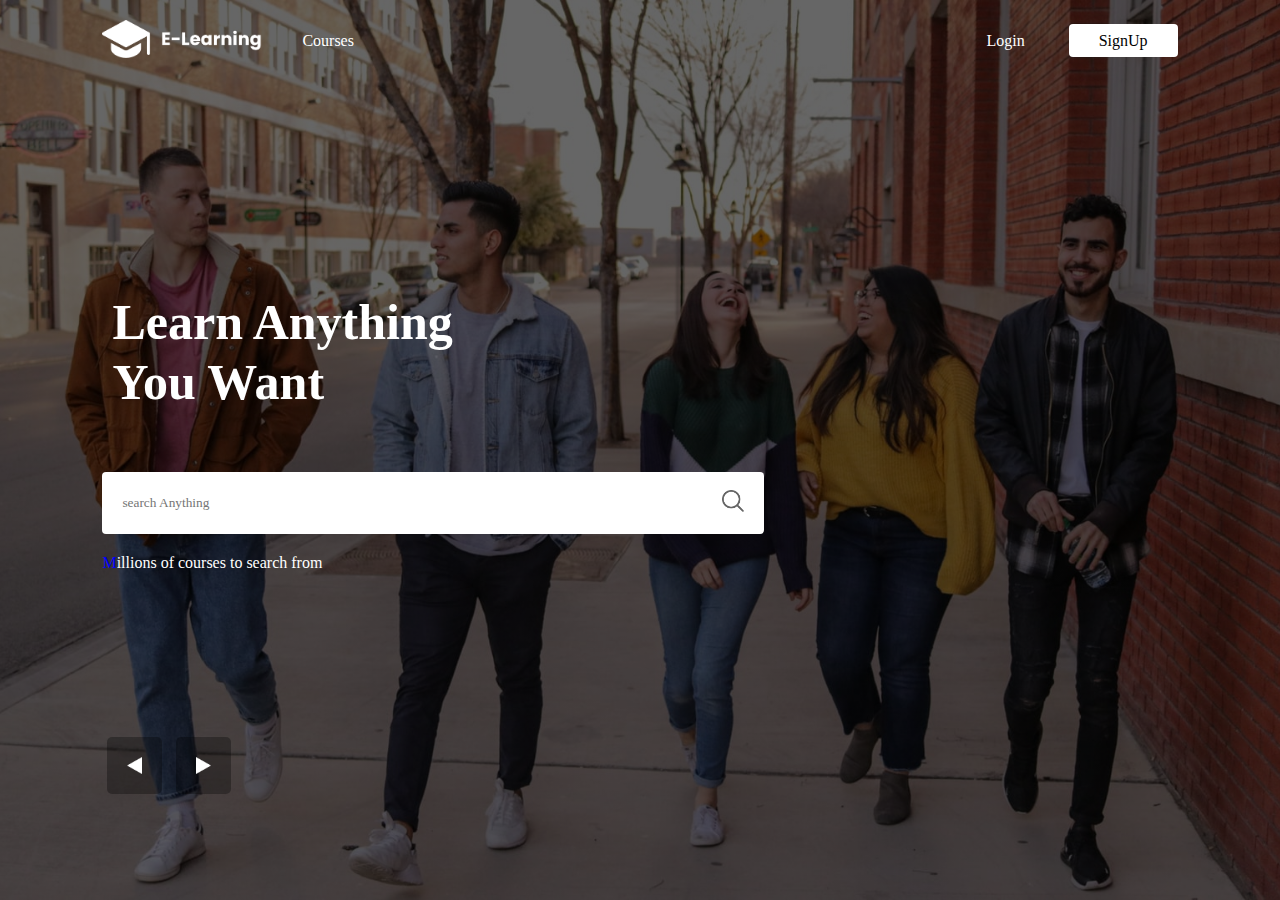
<file: html&css mini project 5/index.html>
<!DOCTYPE html>
<html lang="en">
    <head>
        <meta charset="UFT-8" name="viewport" content="width=device-width,initial-scale=1.0">
        <link rel="stylesheet" href="style.css">
        <title>E-commerce</title>
    </head>
    <body>
        <div class="container">
            <nav>
                <div class="logo">
                    <img src="images/logo.png">
                </div>
                <div class="nav-links">
                    <a href>Courses</a>
                
                <div>
                    <a href>Login</a>
                    <a href class="btn">SignUp</a>
                </div>
                </div>
            </nav>
            <div class="content-box">
                <h1>Learn Anything<br> You Want</h1>
                <div class="search-box">
                    <input type="text" placeholder="search Anything">
                    <button type="submit"><img src="images/search.png"></button>
                </div>
                <p>Millions of courses to search from</p>
                <div class="arrows">
                    <img src="images/previous.png">
                    <img src="images/next.png">
                </div>
            </div>
           




        </div>
    </body>
</html>
</file>
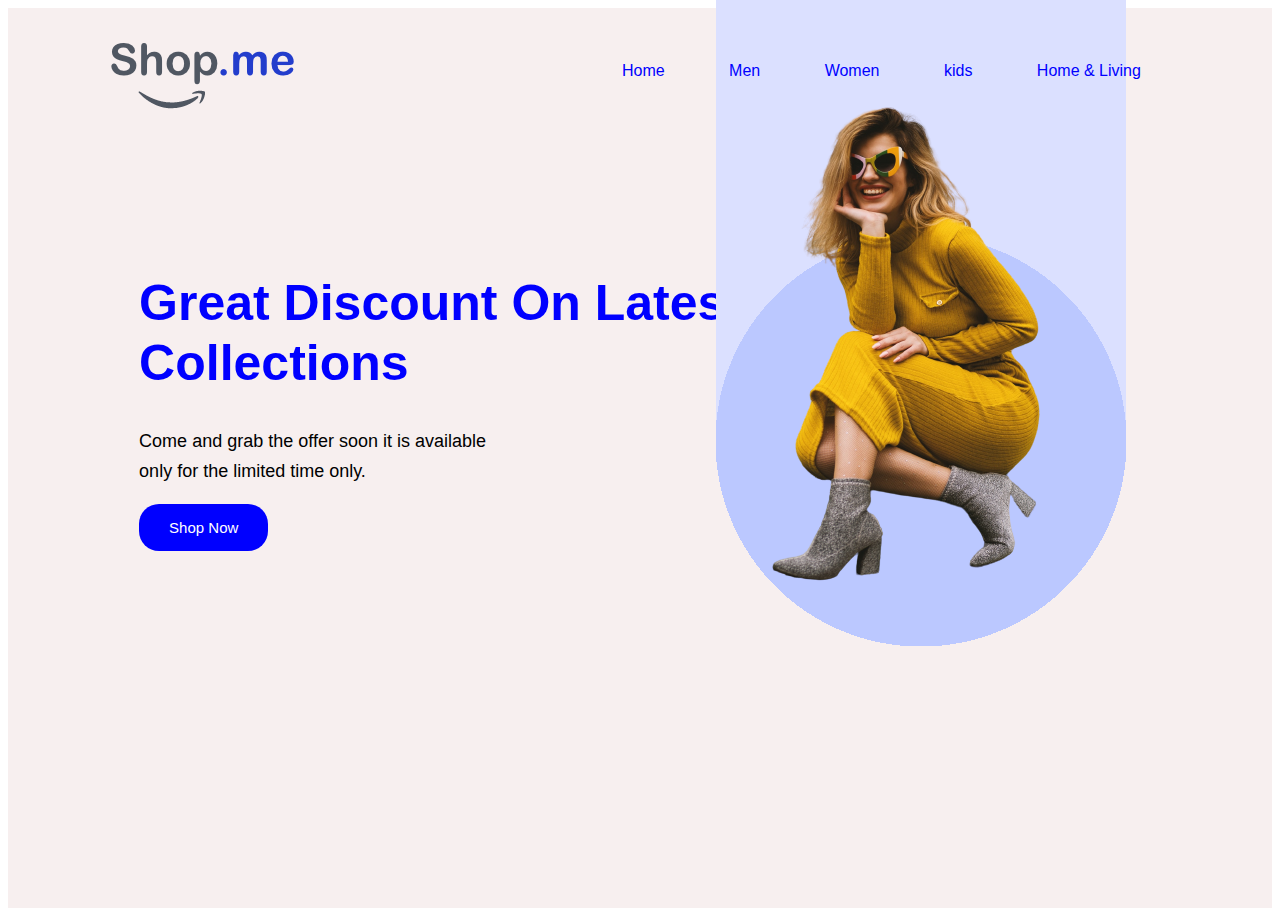
<file: mini project 13 header section/index.html>
<!DOCTYPE html>
<html lang="en">
    <head>
        <title>Header Section</title>
        <meta charset="UTF-8" name="viewport" content="width=device-widht,initial-scale=1.0">
        <link rel="stylesheet" href="style.css">
    </head>
    <body>
        <div class="header">
            <nav>
                <img src="images/logo.png" class="logo">
                <ul>
                    <li>Home</li>
                    <li>Men</li>
                    <li>Women</li>
                    <li>kids</li>
                    <li>Home & Living</li>
                </ul> 
            </nav>
            <div class="content">
                <h1>Great Discount On Latest<br> Collections</h1>
                <p>Come and grab the offer soon it is available<br> only for the limited time only.</p>
                <button>Shop Now</button>
            </div>
            <div class="user-box">
                <img src="images/user.png">
            </div>

        </div>
    </body>
</html>
</file>
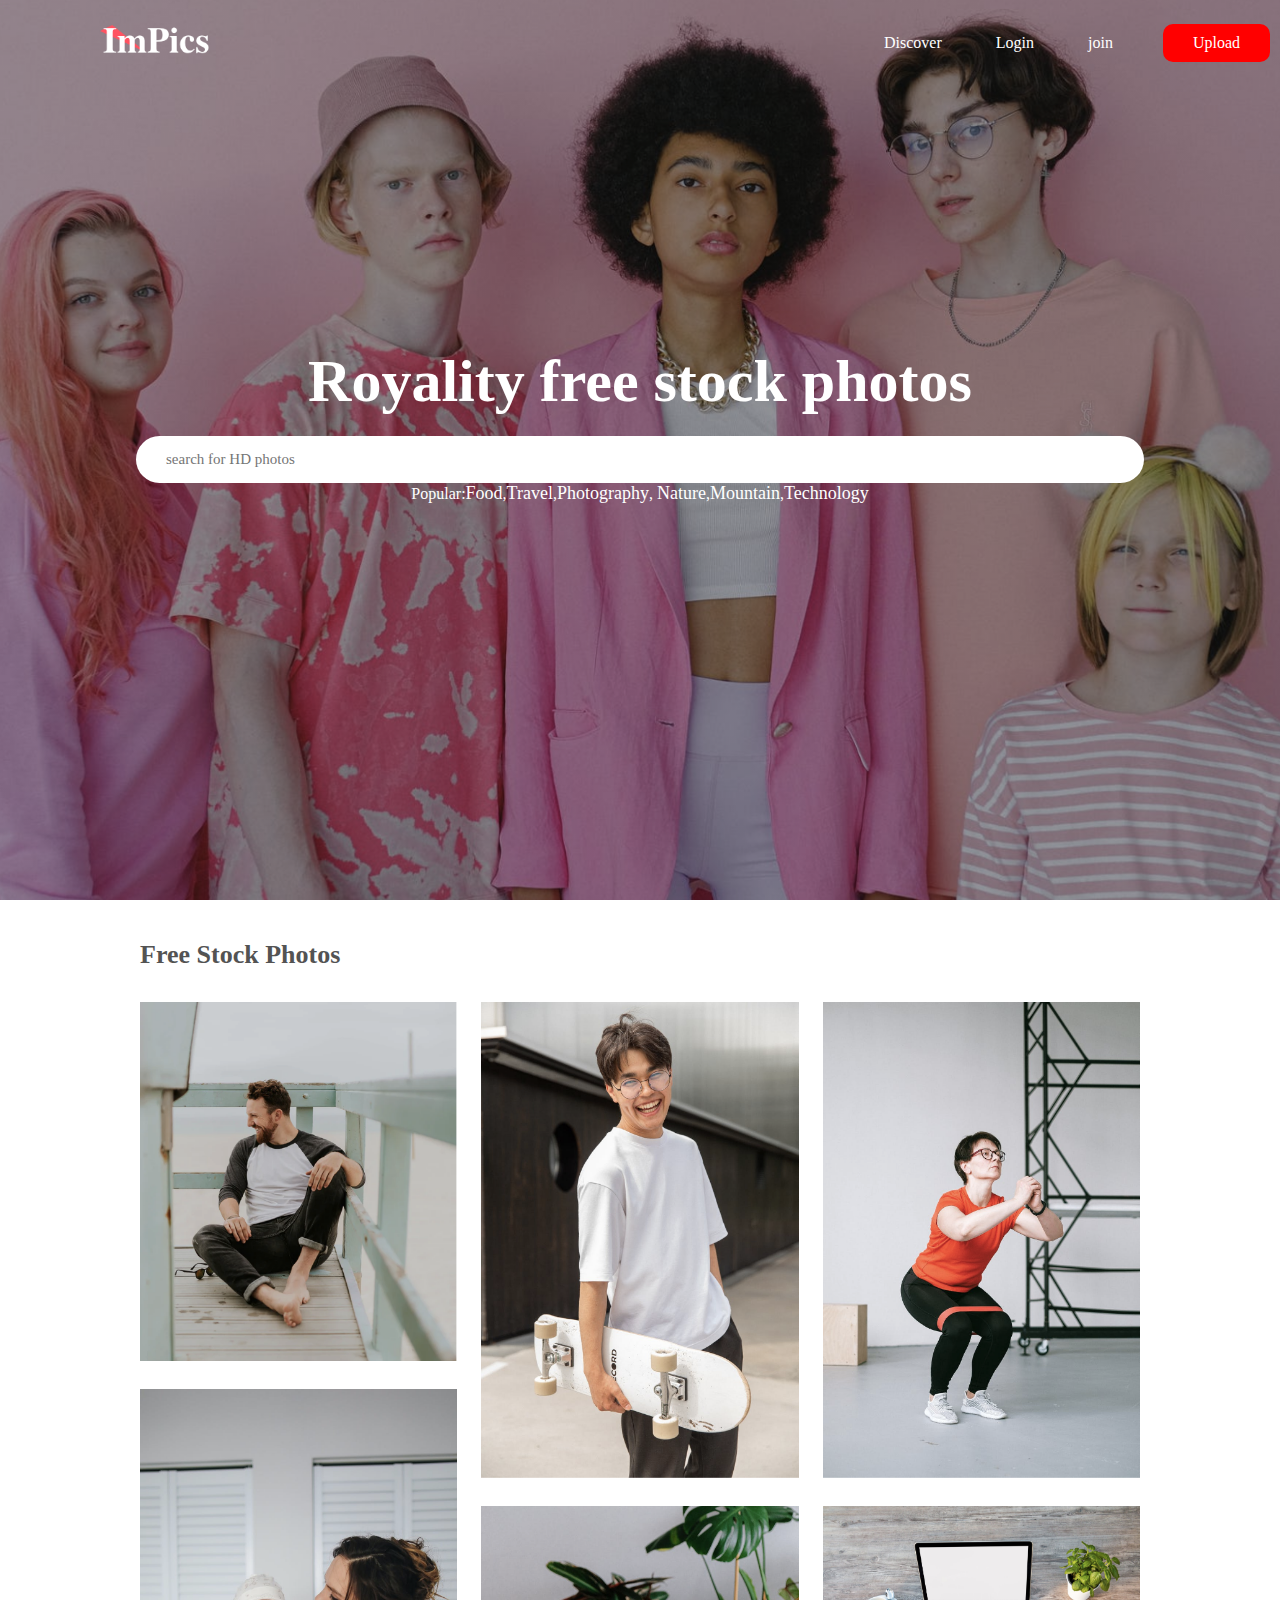
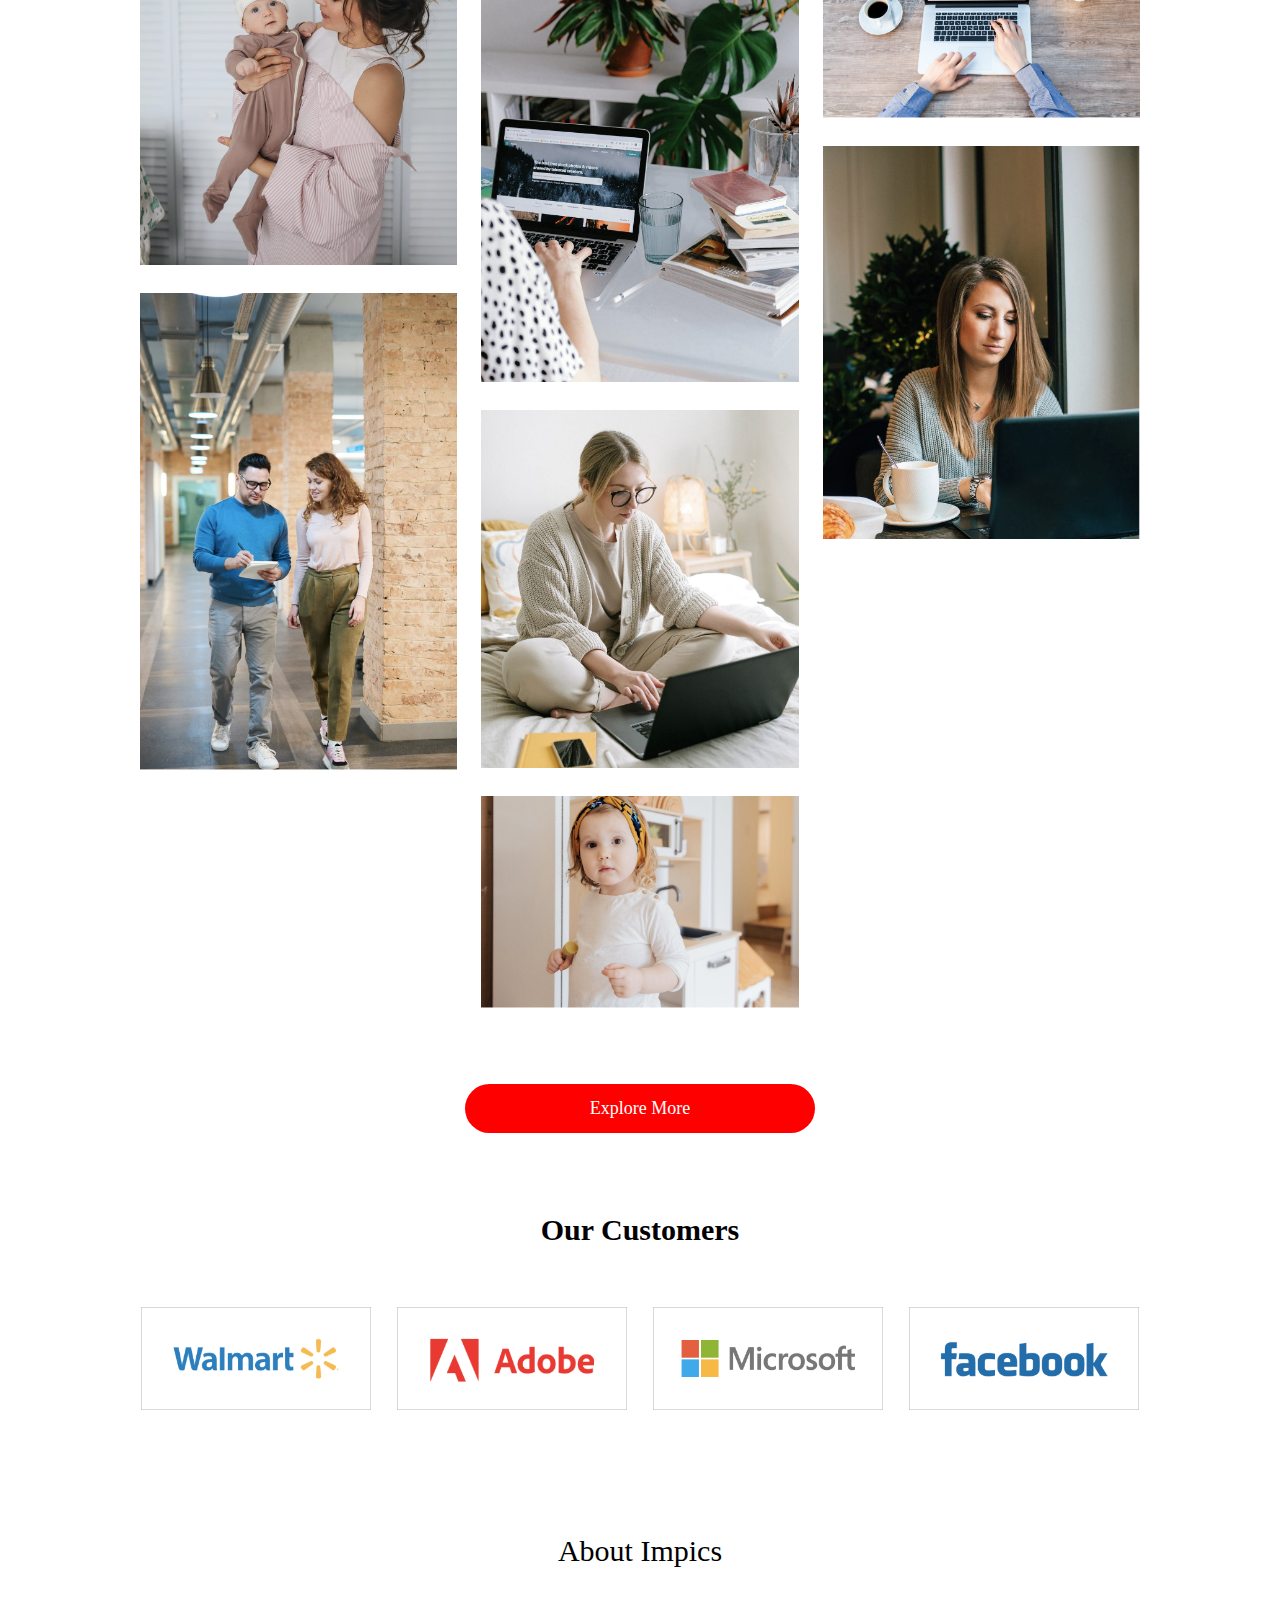
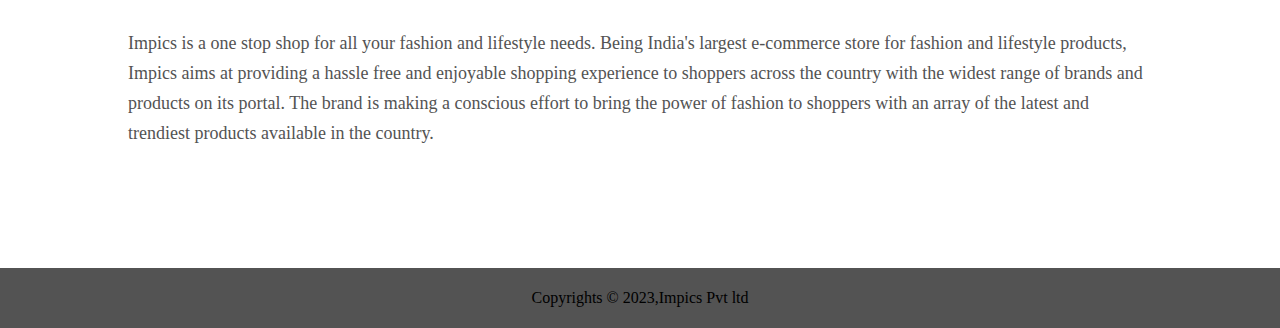
<file: html&css min project 6/content page.html>
<!DOCTYPE html>
<html lang="en">
    <head>
        <title>
            picture site
        </title>
        <meta charset="UTF-8" name="viewport" content="width=device-width,initial-scale=1.0">
        <link rel="stylesheet" href="design.css">
    </head>
    <body>
        <div class="container">
            <nav>
                <div class="logo">
                    <img src="photos/logo.png" alt="images">
                </div>
                <ul>
                    <li><a href>Discover</a></li>
                    <li><a href>Login</a></li>
                    <li><a href>join</a></li>
                </ul>
                <a href class="upload-btn">Upload</a>
            </nav>
            <div class="content">
                <h1>Royality free stock photos</h1>
                <input type="text" placeholder="search for HD photos">
                <p>
                    Popular:<a href>Food</a>,<a href>Travel</a>,<a href>Photography</a>,
                    <a href>Nature</a>,<a href>Mountain</a>,<a href>Technology</a>
                </p>
            </div> 

        </div>
        <div class="gallery">
            <h2>Free Stock Photos</h2>

            <div class="masonary">
            
                    <div class="m-block"><img src="photos/pic1.png"></div>
                    <div class="m-block"><img src="photos/pic2.png"></div>
                    <div class="m-block"><img src="photos/pic3.png"></div>
                    <div class="m-block"><img src="photos/pic4.png"></div>
                    <div class="m-block"><img src="photos/pic5.png"></div>
                    <div class="m-block"><img src="photos/pic6.png"></div>
                    <div class="m-block"><img src="photos/pic7.png"></div>
                    <div class="m-block"><img src="photos/pic8.png"></div>
                    <div class="m-block"><img src="photos/pic9.png"></div>
                    <div class="m-block"><img src="photos/pic10.png"></div>

                    
             </div>
             <a href class="explore-btn">Explore More</a>
        </div>
        <div class="customers">
            <h2>Our Customers</h2>
            <div class="customer-row">
                <div class="customer-column">
                    <img src="photos/walmart.png">
                </div>
                <div class="customer-column">
                    <img src="photos/adobe.png">
                </div>
                <div class="customer-column">
                    <img src="photos/microsoft.png">
                </div>
                <div class="customer-column">
                    <img src="photos/facebook.png">
                </div>
            </div>
        </div>
        <div class="impics">
            <h2>About Impics</h2>
            <p>Impics is a one stop shop for all your fashion and lifestyle needs.
                Being India's largest e-commerce store for fashion and lifestyle products,
                 Impics aims at providing a hassle free and enjoyable shopping experience
                  to shoppers across the country with the widest range of brands and products
                   on its portal. The brand is making a conscious effort to bring the power of
                    fashion to shoppers with an array of the latest and trendiest products available in the country.

               </p>
   
        </div>
        
           <div class="copyright">
            <p>Copyrights © 2023,Impics Pvt ltd</p>
           </div> 
        
        </body>
        
</html>
</file>
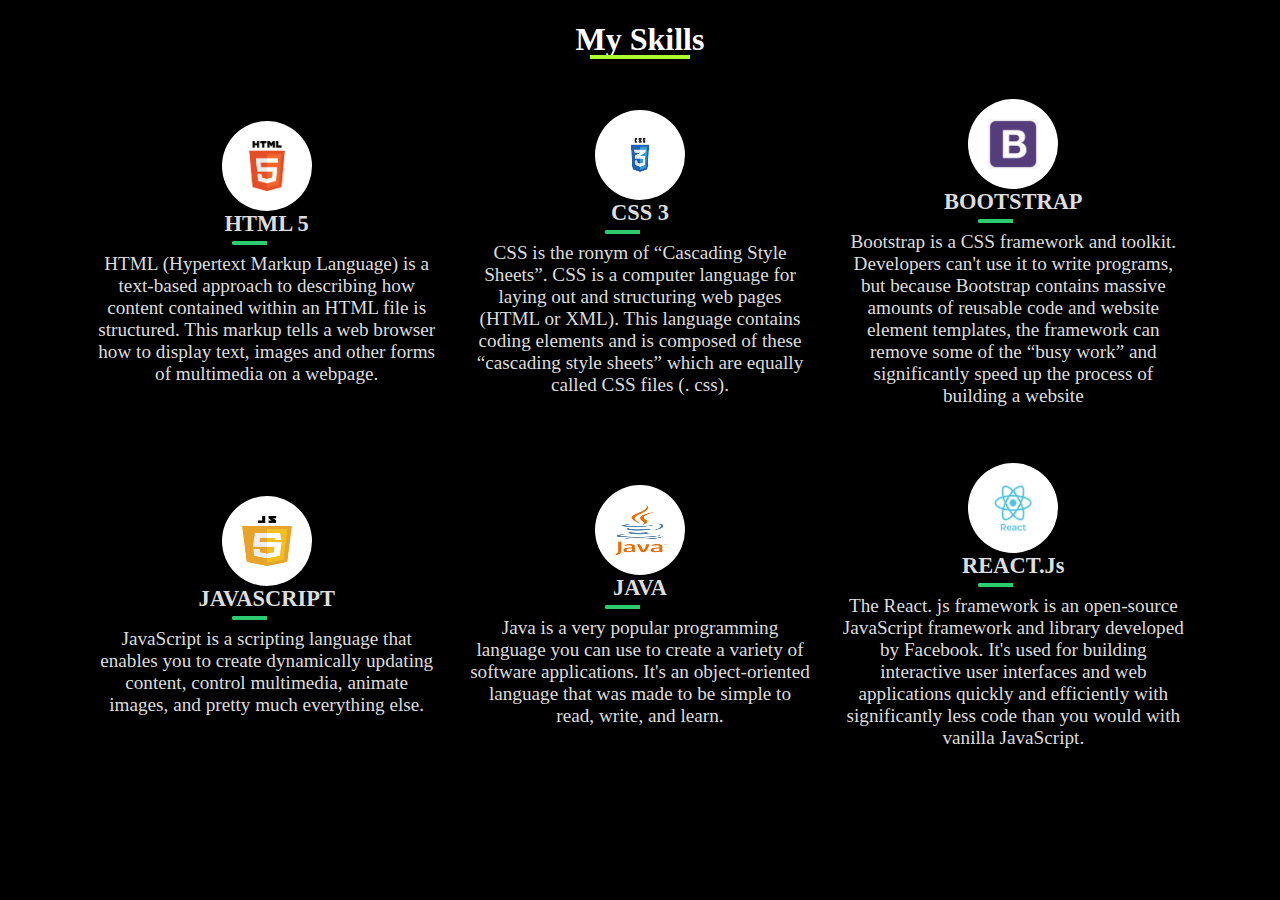
<file: html&css mini project 1/content.html>
<!DOCTYPE html>
<html lang="en">
    <head>
        <title>Responsive Skill section</title>
        <meta name="viewport" content="width=device-width" initial-scale="1">
        <link rel="stylesheet" type="text/css" href="content style.css">
    </head>
   <body>
    <div class="inner">
        <div class="header">
            <h1>My Skills</h1>
        </div> 

        <div class="container">
            <div class="skill-box">
                <div class="skill-title">
                    <div class="img">
                        <img src="lang images/html pic.png" alt="html" class="skill-icon">
                    </div>
                    <h3>HTML 5</h3>
                    </div>
                    <P>
                        HTML (Hypertext Markup Language) is a text-based approach to describing
                         how content contained within an HTML file is structured.
                         This markup tells a web browser how to display text, images
                          and other forms of multimedia on a webpage.
                    </P>
                    </div>
                    <div class="skill-box">
                        <div class="skill-title">
                            <div class="img">
                                <img src="lang images/css pic.png" alt="css" class="skill-icon">
                            </div>
                            <h3>CSS 3</h3>
                        </div>

                        <p>CSS is the ronym of “Cascading Style Sheets”. CSS is a computer language
                             for laying out and structuring web pages (HTML or XML). 
                             This language contains coding elements and is composed of these 
                             “cascading style sheets” which are equally called CSS files (. css).
                        </p>
                        </div>
                    
                            <div class="skill-box">
                                <div class="skill-title">
                                    <div class="img">
                                        <img src="lang images/bootstrap 5.png" alt="bootstrap" class="skill-icon">
                
                                    </div>
                                    <h3>BOOTSTRAP</h3>
                                </div>
                                <p>  Bootstrap is a CSS framework and toolkit. Developers can't use it to write
                                    programs, but because Bootstrap contains massive amounts of reusable
                                    code and website element templates, the framework can remove some of the “busy work”
                                     and significantly speed up the process of building a website
                                </p>
                                </div>
                                <div class="skill-box">
                                    <div class="skill-title">
                                        <div class="img"> 
                                            <img src="lang images/javascript pic.png" alt="javascript" class="skill-icon">
                    
                                        </div>
                                        <h3>JAVASCRIPT</h3>
                                    </div>
                                    <p>JavaScript is a scripting language that enables you
                                     to create dynamically updating content,
                                     control multimedia, animate images, and pretty much everything else.
                                    </p>
                                    </div>
                                    <div class="skill-box">
                                        <div class="skill-title">
                                            <div class="img">
                                                <img src="lang images/javaaa.png" alt="java" class="skill-icon">
                        
                                            </div>
                                            <h3>JAVA</h3>
                                        </div>
                                        <p>Java is a very popular programming language you can use to create a variety of 
                                            software applications. It's an object-oriented language that was
                                             made to be simple to read, write, and learn.
                                        </p>
                                        </div>
                                        <div class="skill-box">
                                            <div class="skill-title">
                                                <div class="img">
                                                    <img src="lang images/react js pic.png" alt="react.js" class="skill-icon">
                            
                                                </div>
                                                <h3>REACT.Js</h3>
                                            </div>
                                            <p>The React. js framework is an open-source JavaScript framework and library 
                                                developed by Facebook. It's used for building interactive user interfaces 
                                                and web applications quickly and efficiently with significantly
                                                 less code than you would with vanilla JavaScript.</p>
                                            </div>
                                        </div>
                                        
                                        
                                    
                                    
                                    
    
    
    






                
            





        

        

    
   </body>



</html>
</file>
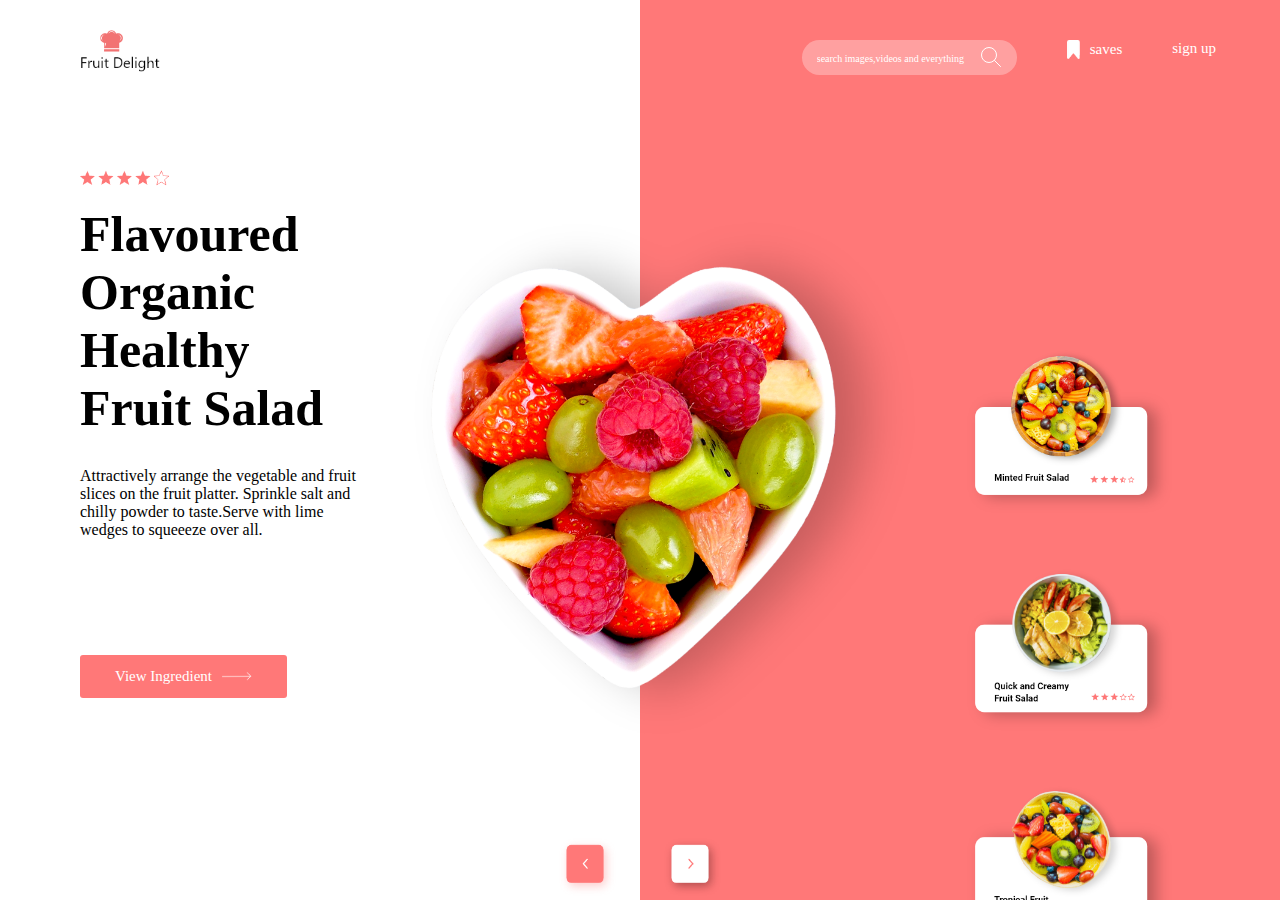
<file: html&css mini project 2/fruits.html>
<!DOCTYPE html>
<html lang="en">
    <head>
        <title>Fruit website using Html and CSS

        </title>
        
        <meta charset="UTF-8" name="Viewport" content="width=device-width" initial-scale="1.0">
        <link rel="stylesheet" href="style.css">
        
    </head>
    <body>
        <div class="main">
            <div class="left-col">
                <img src="images/logo.png" class="logo" alt="logo">
                <div class="content-box">
                    <img src="images/rating.png" class="rating" alt="rating">
                    <h1>Flavoured Organic Healthy Fruit Salad</h1>
                    <p>Attractively arrange the vegetable and  fruit slices on the fruit platter.
                        Sprinkle salt and chilly powder to taste.Serve with
                        lime wedges to squeeeze over all.</p>
                        <button type="button">View Ingredient
                            <img src="images/arrow.png" alt="arrow"> 
                        </button>
                    
                </div>
                <img src="images/left-arrow.png" alt="arrow left" class="left-arrow">
              
            </div>
           
            <div class="right-col">
                <div class="navbar">
                    <div class="search-box">
                        <input type="text" placeholder="search images,videos and everything" >
                        <img src="images/search.png">
                       
                    </div>
                    <ul>
                        <li>
                            <a href><img src="images/fill-tag.png">saves</a>
                        </li>
                        <li>
                            <a href>sign up</a>
                        </li>
                    </ul>
                </div>
                <div class="more-items">
                    <img src="images/fruit1.png" alt="img">
                    <img src="images/fruit2.png" alt="img">
                    <img src="images/fruit3.png" alt="img">

                </div>
                <img src="images/right-arrow.png" class="right-arrow">
            </div>
         <img src="images/fruits.png" class="main-img">

            
        </div>
    </head>
</html>
</file>
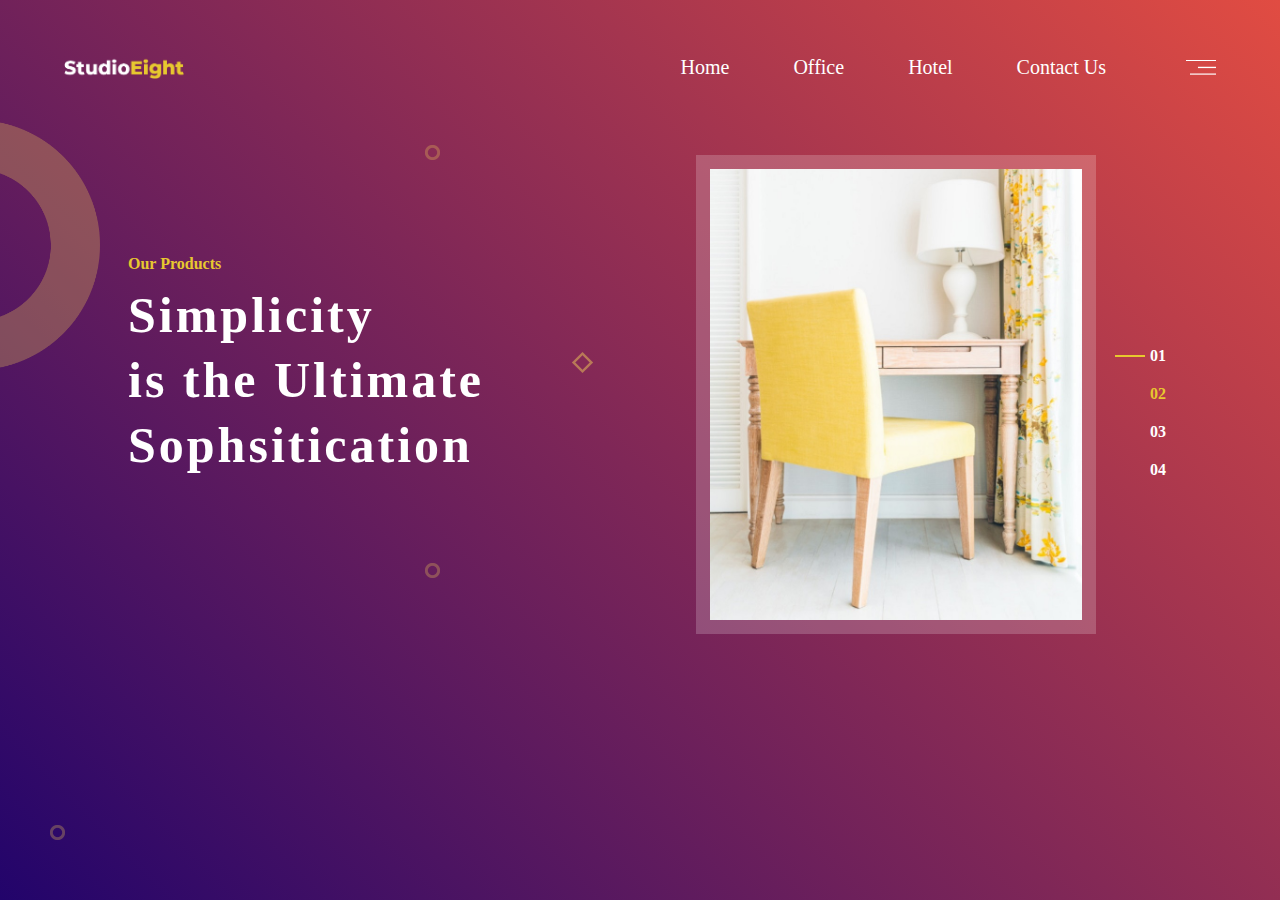
<file: mini project 10 studio site/content.html>
<!DOCTYPE html>
<html lang="en">
    <head>
        <title>Photo gallery site</title>
        <meta chrset="UTF-8" name="viewport" content="width=device-width,initial-scale=1.0">
        <link rel="stylesheet" href="style.css">

        </link>
    </head>
    <body>
        <div class="container">
            <div class="navbar">
                <img src="pictures/logo.png" class="logo">
                <nav>
                    <ul>
                        <li><a href>Home</a></li>
                        <li><a href>Office</a></li>
                        <li><a href>Hotel</a></li>
                        <li><a href>Contact Us</a></li>
                    </ul>
                </nav>
                <img src="pictures/menu.png" class="menu">
            </div>
            <div class="row">
                <div class="col">
                    <div class="left-text">
                        <h4>Our Products</h4>
                        <h1><b>Simplicity</b><br>  is  the <b>Ultimate</b> <br><b>Sophsitication</b></h1>
                    </div>
                    <img src="pictures/circle.png" class="small-icon1">
                    <img src="pictures/circle.png" class="small-icon2">
                    <img src="pictures/square.png" class="small-icon3">



                </div>
                <div class="col">
                  <div class="gallery">
                    <img src="pictures/pic2.jpg" alt="image">
                    <ul>
                        <li class="btn">01</li>
                        <li class="btn active">02</li>
                        <li class="btn">03</li>
                        <li class="btn">04</li>
                      </ul>

                  </div>
                 



                </div>
            </div>
            <img src="pictures/circle.png" class="small-icon4">
            <img src="pictures/circle.png" class="small-icon5">
        </div>
        <script>
            var btn = document.getElementsByClassName("btn");
            var gallery = document.getElementsById("gallery");
            var pictures = new Array(
                "pictures/pic1.jpg",
                "pictures/pic1.jpg",
                "pictures/pic1.jpg",
                "pictures/pic1.jpg"
                

            );
            for(let i=0; i<btn.length; i++){
                btn[i].onclick = function()
                {
                   gallery.src = pictures[i]; 
                };
            }




        </script>
    </body>
</html>
</file>
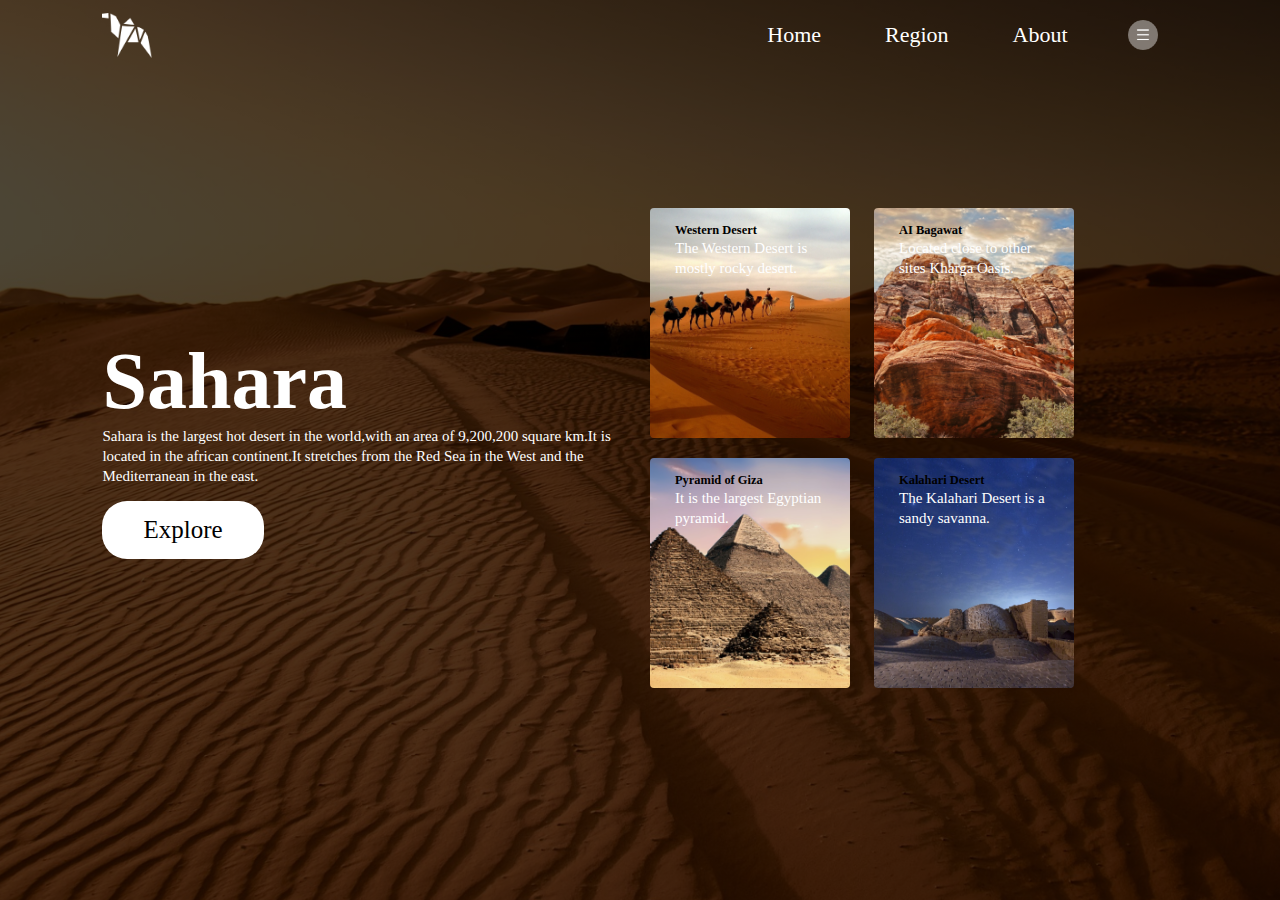
<file: mini project 8 desert site/content.html>
<!DOCTYPE html>
<html lang="en">
    <head>
        <meta charset="UTF-8" name="viewport" content="width=device-width,initial-scale=1.0">
        <title>Desert site</title>
        <link rel="stylesheet" href="style.css">
    </head>
    <body>
        <div class="container">
            <div class="navbar">
                <img src="images/logo.png" alt="logo" class="logo">
                <nav>
                    <ul><li><a href>Home</a></li>
                        <li><a href>Region</a></li>
                        <li><a href>About</a></li>
                    </ul>
                    
                </nav>
                <img src="images/menu.png" class="menu">
                

            </div>
            <div class="content">
                <div class="col">
                    <h1>Sahara</h1>
                    <p>Sahara is the largest hot desert in the world,with 
                        an area of 9,200,200 square km.It is 
                        located in the african continent.It stretches from the 
                        Red Sea in the West and the Mediterranean in the east.
                    </p>
                    <button type="button" class="button">Explore</button>
                </div>
                <div class="col">
                    <div class="card card1">
                        <h5>Western Desert</h5>
                        <p>The Western Desert is mostly rocky desert. 
                            </p>
                    </div>
                    <div class="card card2">
                        <h5>AI Bagawat</h5>
                        <p>Located close to other 
                            sites  Kharga Oasis.
                             </p>
                    </div>
                    
                        <div class="card card3">
                            <h5>Pyramid of Giza</h5>
                            <p>It is the largest Egyptian pyramid. 
                                </p>

                </div>
            
                    <div class="card card4">
                        <h5>Kalahari Desert</h5>
                        <p>The Kalahari Desert is a 
                            sandy savanna. 
                            </p>
                        </div>
                
                        </div>
            </div>
        </div>
        
    </body>
</html>
</file>
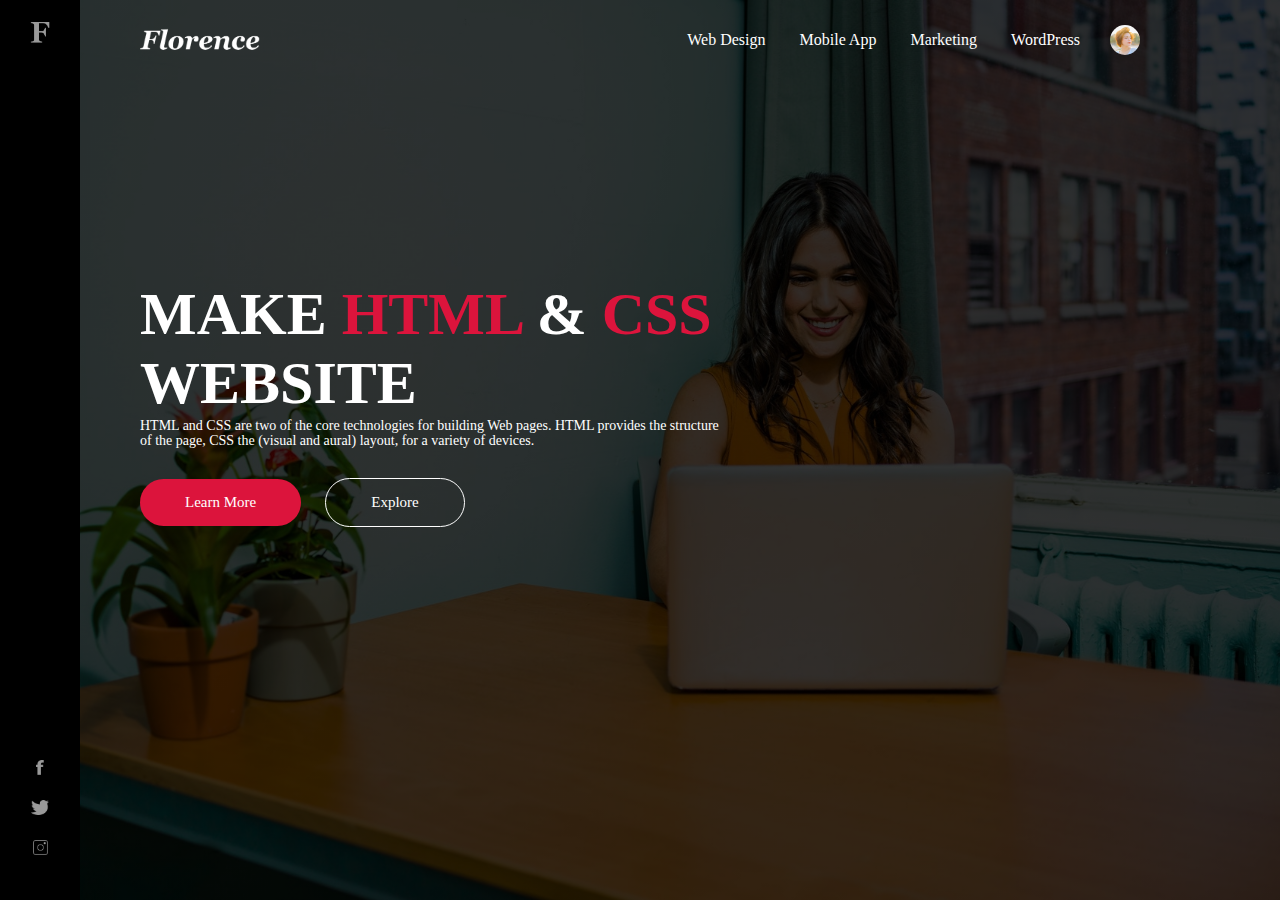
<file: mini project 9 florence site/content.html>
<!DOCTYPE html>
<html lang="en">
    <head>
        <meta charset="UTF-8" name="viewport" content="width=device-width,initial-scle=1.0">
        <title>Florence site</title>
        <link rel="stylesheet" href="style.css">
    </head>
    <body>
        <div class="header">
            <div class="container">
                <div class="navbar">
                    <img src="images/logo.png" class="logo">
                    <nav>
                        <ul>
                            <li><a href>Web Design</a></li>
                            <li><a href>Mobile App</a></li>
                            <li><a href>Marketing</a></li>
                            <li><a href>WordPress</a></li>
                        </ul>
                    </nav>
                    <img src="images/user.png" class="user">
                </div>
                <div class="content">
                    <h1>MAKE <span>HTML</span> & <span>CSS</span><br>WEBSITE</h1>
                    <p>HTML and CSS 
                         are two of the core technologies for building Web pages.
                         HTML provides the structure<br> of the page, CSS the 
                         (visual and aural) layout, for a variety of devices.</p>
                         <div class="button">
                            <button type="button">Learn More</button>
                            <button type="button" class="btn">Explore</button>
                         </div>
                </div>
                

            </div>
        </div>
        <div class="sidebar">
            <img src="images/site-icon.png" class="site-icon">
            <div class="social-icon">
                <img src="images/fb.png">
                <img src="images/tw.png">
                <img src="images/ig.png">
            </div>
        </div>
    </body>
</html>
</file>
<file: html&css mini project 5/style.css>
*{
    padding: 0%;
    margin: 0%;
    outline: 0;
    font-family: 'Times New Roman', Times, serif;
    box-sizing: border-box;
}
.container{
    width: 100%;
    min-height: 100vh;
    background: linear-gradient(rgba(0,0,0,0.6),rgba(0,0,0,0.6)),url(images/bg.jpg);
    background-size: cover;
    background-position: center;
    padding: 0 8%;
}
nav{
    display: flex;
    align-items: center;
    flex-wrap: wrap;
    padding: 20px 0px;
}
.logo img{
    width: 160px;

}
.nav-links{
    display: flex;
    flex: 1;
    align-items: center;
    justify-content: space-between;
}
.nav-links a{
    text-decoration: none;
    color: white;
    margin-left: 40px;
}
.nav-links .btn{
    background-color: white;
    color: black;
    border: 0;
    border-radius: 4px;
    padding: 8px 30px;
}
.content-box{
    margin-top: 170px;
}
.content-box h1{
    color: white;
    font-size: 50px;
    font-weight: 650;
    line-height: 60px;
    padding: 40px 10px;
}
.content-box h1::selection{
    background-color: palevioletred;
}
.search-box{
   background-color: white;
   display: flex;
   align-items: centre;
   color: black;
   width: fit-content;
   border-radius: 4px;
   border: 0;
   padding: 18px 20px;
   margin: 20px 0px;
}
.search-box input{
    background: transparent;
    width: 600px;
    border: 0;
    outline: 0;
}
.search-box button{
    background: transparent;
    border:0;
    cursor: pointer;
    
}
.search-box img{
    width: 22px;
}
.content-box p{
    color: white;
    margin-top: 10px;

}
.content-box p:first-letter{
    color: blue ;
}
.arrows{
    margin-top: 160px;
}
.arrows img{
        background-color:rgba(0,0,0,0.3);
    padding: 20px;
    box-sizing: content-box;
    width: 15px;
    border-radius: 5px;
    margin: 5px;

    }
    @media (max-width:700px){
        .search-box input{
            width: 230px;
        }
        .logo{
            flex-basis: 100%;
            margin-bottom: 10px;
            text-align: center;
        }
        .nav-links{
            justify-content: center;
        }
        .nav-links a{
            margin-left: 10px;
            margin-right: 10px;
        }
        .nav-links .btn{
            background: transparent;
            padding: 0;
            color: white;
        }
        .content-box h1{
            width: 30px;
        }
        .content-box{
            margin-top: 85px;
        }
        .search-box{
            padding: 10px 20px;
        }
        .search-box button img{
            width: 16px;
        }
    }
</file>
<file: mini project 13 header section/style.css>
*{
    padding: 0%;
    outline: none;
    font-family: Arial, Helvetica, sans-serif;
    box-sizing: border-box;
}
.header{
    width: 100%;
    height: 100vh;
    background-color: #f7efef;
    padding: 2% 8%;
}
nav{
    display: flex;
    align-items: center;
    justify-content: space-between;
    width: 100%;
    
}
nav ul li{
    display: inline-block;
    list-style: none;
    margin: 10px 30px;
    color: blue;
    position: relative;
    z-index: 100;

}
nav ul li a{
    text-decoration: none;
    

}
.content{
    margin-top: 120px;
    padding: 10px 30px;
}
.content h1{
    font-size: 50px;
    font-weight: 500px;
    line-height: 60px;
    color: blue;
}
.content{
    font-size: 18px;
    color: black;
    line-height: 30px;

}
button{
    display: block;
    background-color: blue;
    color: white;
    font-size: 15px;
    padding: 15px 30px;
    border: 0;
    outline: 0;
    cursor: pointer;
    border-radius: 20px;
    
}
.user-box{
    position: absolute;
    top: 0;
    right: 12%;
    background-color: #dbe0ff;
    z-index: 1;

}
.user-box img{
    display: block;
    padding-top: 100px;
    width: 410px;
    margin-bottom: -205px;

}
</file>
<file: html&css min project 6/design.css>
*{
    margin: 0%;
    padding: 0%;
    outline: none;
    font-family: 'Times New Roman', Times, serif;
    box-sizing: border-box;
}

.container{
    height: 100vh;
    width: 100%;
    background: linear-gradient(rgba(0,0,0,0.4),rgba(0,0,0,0.4)),url(photos/background.png);
    background-size: cover;
    background-position: center;
    padding-left: 10px;
    padding-right: 10px;
    box-sizing: border-box;

}
nav{
    display: flex;
    align-items: center;
    
    justify-content: space-between;
    padding-top: 20px;

}
 .logo img{
    width: 110px;
    margin-top: 5px;
    margin-left: 90px;
}
nav ul{
    flex: 1;
    text-align: right;
}
nav ul li{
    display: inline-block;
    list-style: none;
    margin:10px 25px;
}
nav ul li a{
    text-decoration: none;
    color: white;

}
nav ul li a:hover{
    color: #ff5361;

}
.upload-btn{
    text-decoration: none;
    background-color: red;
    border: 0;
    border-radius: 10px;
    color: white;
    padding: 10px 30px;
    margin-left: 25px;
    transition: transform 0.5s;
}
.upload-btn:hover{
    transform: scale(0.9);
}
.content{
    color: white;
    height: 80%;
    display: flex;
    align-items: center;
    flex-direction: column;
    justify-content: center;
}
.content h1{
    font-weight: 600px;
    font-size: 60px;
}
.content input{
    margin-top: 20px;
    border-radius: 30px;
    width: 80%;
    color: black;
    border: none;
    outline: none;
    padding: 15px 30px;
    font-size: 15px;
}
.content p a{
    color: white;
    text-decoration: none;
    font-size: 18px;
    

}
.content p a:hover{
    color:#ff5361
}
.gallery{
    padding-left: 10%;
    padding-right: 10%;
    margin: 40px 0px;
    border-radius: border-box;
}
.gallery h2{
    font-size: 26px;
    color: #535353;
    margin: 20px 12px;
    font-weight: 500px;
}
.masonary{
    display: flex;
    flex-flow: column wrap;
    max-height:  1800px;
    margin: auto;
    width: 100%;

}
.m-block{
    width: 33.33%;
    padding: 12px;
    box-sizing: border-box;
}
.m-block img{
    width: 100%;
    cursor: pointer;
    transition: transform 1s;
}
.m-block img:hover{
    transform: scale(1.06);
}
.explore-btn{
    display: block;
    text-align: center;
    width: 50%;
    max-width: 350px;
    background-color: red;
    color: white;
    border:0;
    border-radius: 30px;
    padding: 14px 0;
    margin: 60px auto;
    text-decoration: none;

    font-size: 18px;
    transition: transform 0.5s;
}
    .explore-btn:hover{
        transform: scale(1.05);
    }
    
   


.customers{
    padding-left: 10%;
    padding-right:10% ;
    box-sizing: border-box;
    margin: 80px 0;
}
.customers h2{
    color: black;
    text-align: center;
    font-size: 30px;
    font-weight: 600;
    margin: 60px 0;
    transition: transform 0.5s;
}
.customer-row{
    display: flex;
    align-items: center;
    justify-content: space-between;
}
.customer-column{
    flex-basis: 25%;
    text-align: center;
}
.customer-column img{
    width: 90%;
    cursor: pointer;
    transition: 0.5s;
}
.customer-column img:hover{
    transform: translateY(-10px);
}
.impics{
    padding-left: 10%;
    padding-right: 10%;
    box-sizing: border-box;
    margin: 120px 0;
}
.impics h2{
    color: black;
    font-weight: 500;
    font-size: 30px;
    margin: 60px 0;
    text-align: center;
}
.impics p{
    font-size: 18px;
    line-height: 30px;
    color: #535353;
}
.copyright{
    display: flex;
    align-items: center;
    justify-content: center;
    background-color: #535353;
    color: black;
    height: 60px;
}
</file>
<file: html&css mini project 1/content style.css>
*{
    margin: 0%;
    outline: 0ch;
    padding: 0%;
    font-family: 'Times New Roman', Times, serif;

}
body{
    background-color: black;
    color: white;
}
.inner{
    padding-top: 20px;
}
.header{
    text-align: center;
    color: white;
    padding: 1px;
    position: relative;
}
.header:after{
    content: '';
    position: absolute;
    bottom: 0;
    left: 50%;
    transform: translateX(-50%);
    height: 4px;
    width: 100px;
    background-color: greenyellow;
}
.container{
    display:grid;
    grid-template-columns: repeat(3,1fr);
    justify-content: center;
    align-items: center;
    text-align: center;
    padding: 1rem 80px;
    font-size: 1.2rem;
    grid-row-gap: 1rem;
}
.skill-box{
    padding: 1rem;
    color: #ddd;
    cursor: pointer;
}
.skill-title{
    display: flex;
    flex-direction: column;
    align-items: center;
    padding: 0.5rem;
    margin-bottom: 0.5rem;
    position: relative;

}
.skill-title:after{
    content: '';
    position:absolute;
    bottom: 0;
    right: 50%;
    width: 35px;
    height: 4px;
    border-radius: 2px 0 0 2px;
    background-color: #2ecc71;

}
.skill-title:before{
    content: '';
    position:absolute;
    bottom: 0;
    right: 50%;
    width: 35px;
    height: 4px;
    border-radius: 2px 0 0 2px;
    background-color: #2ecc71;
}

.img{
    width: 90px;
    height: 90px;
    /* position: relative;/ */
    border-radius: 45px;
    background-color: #fff;
    display: flex;
    align-items: center;
    justify-content: center;
    transition: .5s;

}
 /*.img:after{
    content: '';
    position: relative;
    top: 0%;
    left: 50%;
    width: 50px;
    height: 90px;
    background: rgba(100,100,100,0.5);
    border-radius: 45px 0 0 45px;
    background-color: #2ecc71;*/
} 
.skill-title h3{
    color: #fff;
    margin: 0.5rem;
}
.skill-icon{
    width: 50px;
    z-index: 2;
    height: 50px;
    /* object-fit: cover; */
}
.skill-box:hover .img{
    transform: translateY(-10px);
    
}
@media  screen and (max-width: 990px) {
    .container{
        grid-template-columns: repeat(2,1fr);
        padding: 2rem 50px;
    }
    
}
@media  screen and (max-width: 650px) {
    .container{
        grid-template-columns: repeat(2,1fr);
        padding: 2rem 50px;
    }
    
}
</file>
<file: html&css mini project 2/style.css>
*{
    padding: 0%;
    margin: 0;
    
    font-family: 'Times New Roman', Times, serif;
}
.main{
    width: 100%;
    height: 100vh;
    display: flex;
    overflow: hidden;
}
.left-col{
    flex-basis: 50%;
    background: #fff;
    position: relative;
}
.right-col{
    flex-basis: 50%;
    background: #ff7878;
    position: relative;
}
.logo{
    width: 80px;
    margin: 30px 80px;
}
.content-box{
    width: 290px;
    position: absolute;
    top: 170px;
    left: 80px;
}
.rating{
    width:90px;
}
.content-box h1{
    font-size: 50px;
    margin: 15px 0 30px;
}0
.content-box p{
    font-size: 13px;
    color: #949494;
    margin-bottom: 80px;
    line-height: 15px;
}
.content-box button{
    background-color: #ff7878;
    color:#fff;
    display: flex;
    align-items: center;
    font-size: 15px;
    border: 0;
    outline: 0px;
    border-radius: 3px;
    padding: 13px 35px;
    cursor: pointer;
    margin-top: 40%;
}
.content-box button img{
    width: 30px;
    margin-left: 10px;
}
.left-arrow{
    position: absolute;
    bottom: 0px;
    right: 20px;
    width: 65px;
}
.navbar{
    width: 80%;
    margin: 40px auto;
    display: flex;
    align-items: centre;
    justify-content: flex-end;
}
.search-box{
    display: flex;
    align-items: center;
    background: rgba(255,255,255,0.3);
    border-radius: 20px;
    padding: 7px 15px;
}
.search-box input{
    background: transparent;
    color: #fff;
    border:0px;
  outline: 0;
}
::placeholder{
    font-size: 10px;
    color: #fff;
}
.search-box input img{
    width: 13px;
    margin-left: 20px;
}
.navbar ul{

    display: flex;
}
.navbar ul li{
    list-style-type: none;
    margin-left: 50px;
}
.navbar ul li a{
    display: flex;
    text-decoration: none;
    color: #fff;
    align-items: center;
    font-size: 15px;
}
.navbar ul li a img{
    width: 13px;
    margin-right: 10px;
}
.more-items{
       display:block;
       position: absolute;
       right: 100px;
       bottom: -75px;
       width: 220px;
}
       
.more-items img{
    margin: 20px 0;
    width: 220px;
}
.right-arrow{
    position: absolute;
    bottom: 0%;
    left: 20px;
    width: 65px;
}
.main-img{
    width: 550px;
    position: absolute;
    top: 50%;
    left: 52%;
    transform: translate(-50%,-45%);
}
</file>
<file: mini project 10 studio site/style.css>
*{
    padding: 0;
    margin: 0;
    outline: none;
    font-family: 'Times New Roman', Times, serif;
    box-sizing: border-box;
}
.container{
    width: 100%;
    min-height: 100vh;
    background: linear-gradient(45deg,#22046b,#e14c42 );
    background-position: center;
    background-size: cover;
    color: white;
    position: relative;
}
.navbar{
    width:90%;
    min-height: 15vh;
    display: flex;
    align-items: center;
    margin: auto;
}
.logo{
    width: 120px;
    cursor: pointer;
}
.menu{
    width: 30px;
    cursor: pointer;
    margin-left: 80px;
}
nav{
    flex: 1;
    text-align: right;
}
nav ul li{
    list-style-type: none;
    display: inline-block;
    margin-left: 60px;
}
nav ul li a{
    text-decoration: none;
    color: white;
    padding: 15px 0;
    font-size: 20px;
}
nav ul li a:hover{
    color: #e7c82f ;

}
.row{
    width: 80%;
    min-height: 80vh;
    display: flex;
    flex-wrap: wrap;
    margin: auto;
}
.col{
    margin: 20px 0;
    flex-basis: 50%;
    position: relative;
    min-width: 300px;
    height: 100%;
}
.left-text{
    min-width :400px;
    margin-top: 100px;
}
.left-text h4{
    color: #e7c82f ;
    margin-bottom: 10px;
}
.left-text h1{
    font-size: 50px;
    font-weight: 100px;
    line-height: 65px;
    letter-spacing: 3px;
}
.gallery{
   max-width: 400px;
    position: relative;
    margin: auto;
}
.gallery img{
    width: 100%;
    border: 14px solid rgba(255, 255, 255, 0.2);
    box-sizing: border-box;

}
.gallery ul{
    
    position: absolute;
    top: 50%;
    right: -100px;
    transform: translateY(-50px);
}
.gallery ul li{
    list-style: none;
    color: white;
    font-weight: bold;
    font-size: 16px;
    padding: 0 30px;
    cursor: pointer;
    margin-bottom: 20px;
}
.gallery .active{
    color: #e7c82f ;
}
.gallery ul li::after{
    content: '';
    width: 30px;
    height: 2px;
    background: transparent;
    position: absolute;
    top: 8px;
    left: -5px;
}
.gallery .active::after{
    background: #e7c82f ;
}
.small-icon1{
    width: 15px;
    position: absolute;
    right: 200px;
    top: -10px;
    opacity: 0.3;
}
.small-icon2{
    width: 15px;
    position: absolute;
    right: 200px;
    bottom: -100px;
    opacity: 0.3;
}
.small-icon3{
    width: 15px;
    position: absolute;
    right: 50px;
    top: 200px;
    opacity: 0.5;
    transform: rotate(45deg);
}
.small-icon4{
    width: 250px;
    position: absolute;
    top: 120px;
    left: -150px;
    opacity: 0.3;
}
.small-icon5{
    width: 15px;
    position: absolute;
    bottom: 60px;
    left: 50px;
    opacity: 0.3;
}
</file>
<file: mini project 8 desert site/style.css>
*{
    margin: 0%;
    padding: 0%;
    outline: none;
    font-family: 'Times New Roman', Times, serif;
    box-sizing: border-box;
}
.container{
    width:100%;
    height: 100vh;
    background-image: linear-gradient(rgba(0,0,0,0.7),rgba(0,0,0,0.7)), url(images/background.png);
    background-position: center;
    background-size: cover;
    padding-left: 8%;
    padding-right: 8%;
    padding-top: 1%;
    box-sizing: border-box;
}
.navbar{
    display: flex;
    align-items: center;
    
}
.navbar:hover{
    color: lightcoral;
}
.logo{
    width: 50px;
    cursor: pointer;
}
nav{
   flex: 1;
   text-align: right;

}
.menu{
    width: 30px;
    cursor:pointer;
    margin-right: 20px;
}
nav ul li{
list-style-type: none;
display: inline-block;
margin-right: 60px;
}
nav ul li a{
    text-decoration: none;
    font-size: 22px;
    color: white;

}
.content{
    display: flex;
    height: 88%;
    align-items: center;
}
.col{
    flex-basis: 50%;
}
h1{
    font-size: 80px;
    font-weight: 800px;
    height: 70px;
    margin-bottom: 20px;
    color: white;
}
h1:hover{
    color: lightcoral;
}
p{
    font-size: 15px;
    line-height: 20px;
    
    color: white;
}
p:hover{
    color: lightcoral;
}
.button{
    background-color: white;
    color: black;
    width: 30%;
    padding: 15px 30px;
    font-size: 25px;
    border: 0;
    outline: 0;
    margin-top: 15px;
    border-radius: 25px;
    cursor: pointer;
}
.button:hover{
    background-color: red;
}

.card{
    display: inline-block;
    box-sizing: border-box;
    height: 230px;
    width: 200px;
    border: 0;
    outline: 0;
    padding: 15px 25px;
    margin:10px;
    border-radius: 4px;
    
    font-size: 15px;
    
    cursor: pointer;
    transition: transform 0.5s;


}
.card1{
    background-image: url(images/pic-1.png);
    background-position: center;
    background-size: cover;
}
.card2{
    background-image: url(images/pic-2.png);
    background-position: center;
    background-size: cover;
}
.card3{
    background-image: url(images/pic-3.png);
    background-position: center;
    background-size: cover;
}
.card4{
    background-image: url(images/pic-4.png);
    background-position: center;
    background-size: cover;
}
<h5>{
    color: white;
    text-shadow: 0 0 5px #999;
}
<p>{
    font-size: 10px;
    color: white;
    text-shadow: 0 0 5px #999;
}
.card:hover{
    transform: translateX(-10px);
}
</file>
<file: mini project 9 florence site/style.css>
*{
    margin: 0;
    outline: 0;
    padding: 0;
    font-family:'Times New Roman', Times, serif;
    box-sizing: border-box;

}
.header{
    width: 100%;
    height: 100vh;
    background-image:linear-gradient(rgba(0,0,0,0.8),rgba(0,0,0,0.8)), url(images/background.jpg);
    background-position: center;
    background-size: cover;
}
.container{
    width: 1200px;
    margin: 0 auto;
    padding: 0 100px;
}
.navbar{
    width: 100%;
    display: flex;
    align-items: center;
    justify-content: space-between;
    padding: 25px 0;
}
nav{
    flex:1;
    text-align: right;
}
nav ul li{
    list-style-type: none;
    display: inline-block;
    margin-right: 30px;
}
nav ul li a{
    text-decoration: none;
    color: white;
}
.user{
    width: 30px;
    border-radius: 50%;
    cursor: pointer;
}
.logo{
    width: 120px;
    cursor: pointer;
}
nav ul li a:hover{
    border-bottom:1px solid crimson;
}
.content{
    margin:20% auto 0;

}
.content h1{
    font-size: 60px;
    font-weight: 600px;
    color: white;
    margin: bottom 30px; ;
}
span{
    color: crimson;
}
.content p{
    font-size: 14px;
    line-height: 15px;
    color: white;
    margin-bottom: 30px;
}
button{
    background-color:crimson;
    border-radius: 25px;
    border: none;
    outline: 0;
    padding: 15px 45px;
    cursor: pointer;
    margin-right: 20px;
    color: white;
    font-size: 15px;
   
}

.btn{
    background: transparent;
    border: 1px solid white;
}
.sidebar{
    background-color: black;
    width: 80px;
    height: 100vh;
    position: absolute;
    top: 0%;
    left: 0%;
}
.site-icon{
    width: 20px;
    margin-top: 20px;
    margin-left: 30px;
}
.social-icon{
    width: 80px;
    position: absolute;
    bottom: 20px;
    
}
.social-icon img{
    display: block;
    height: 15px;
    margin:25px auto;
    cursor: pointer;
    
}
</file>
